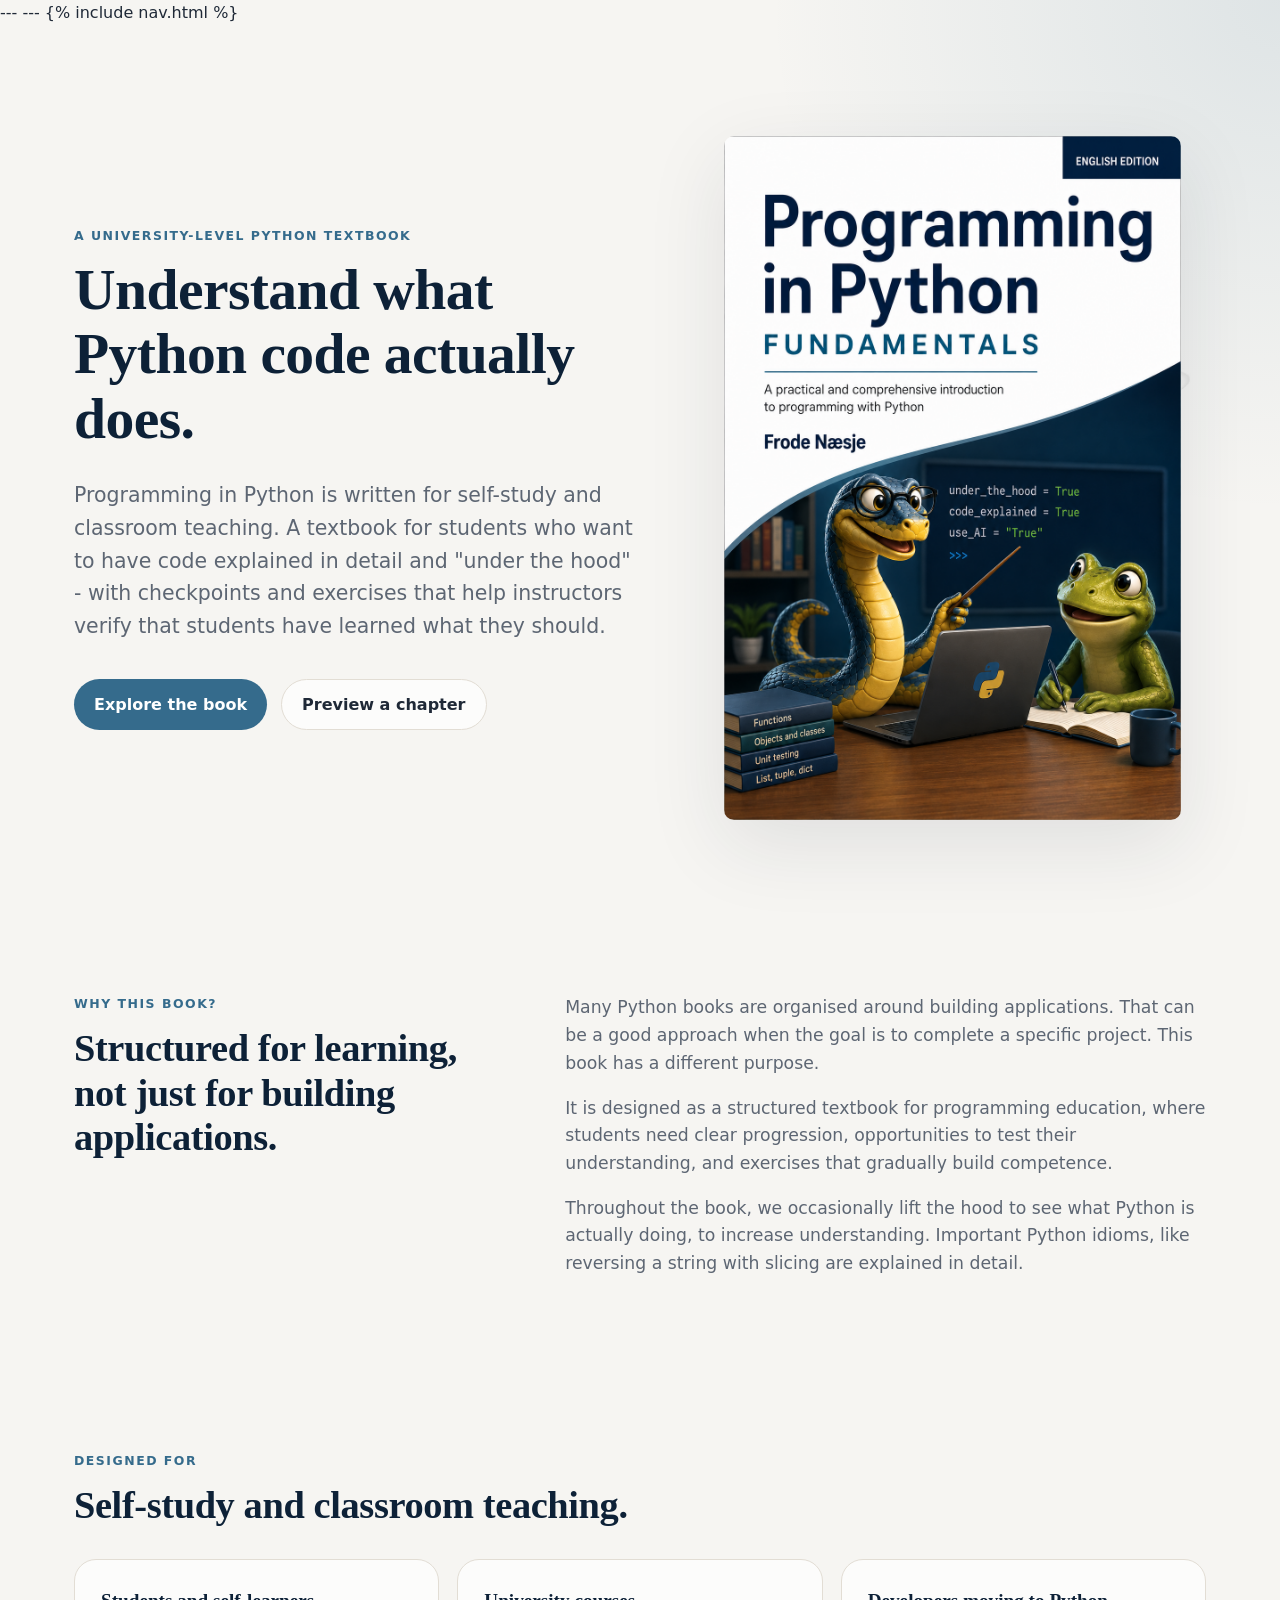
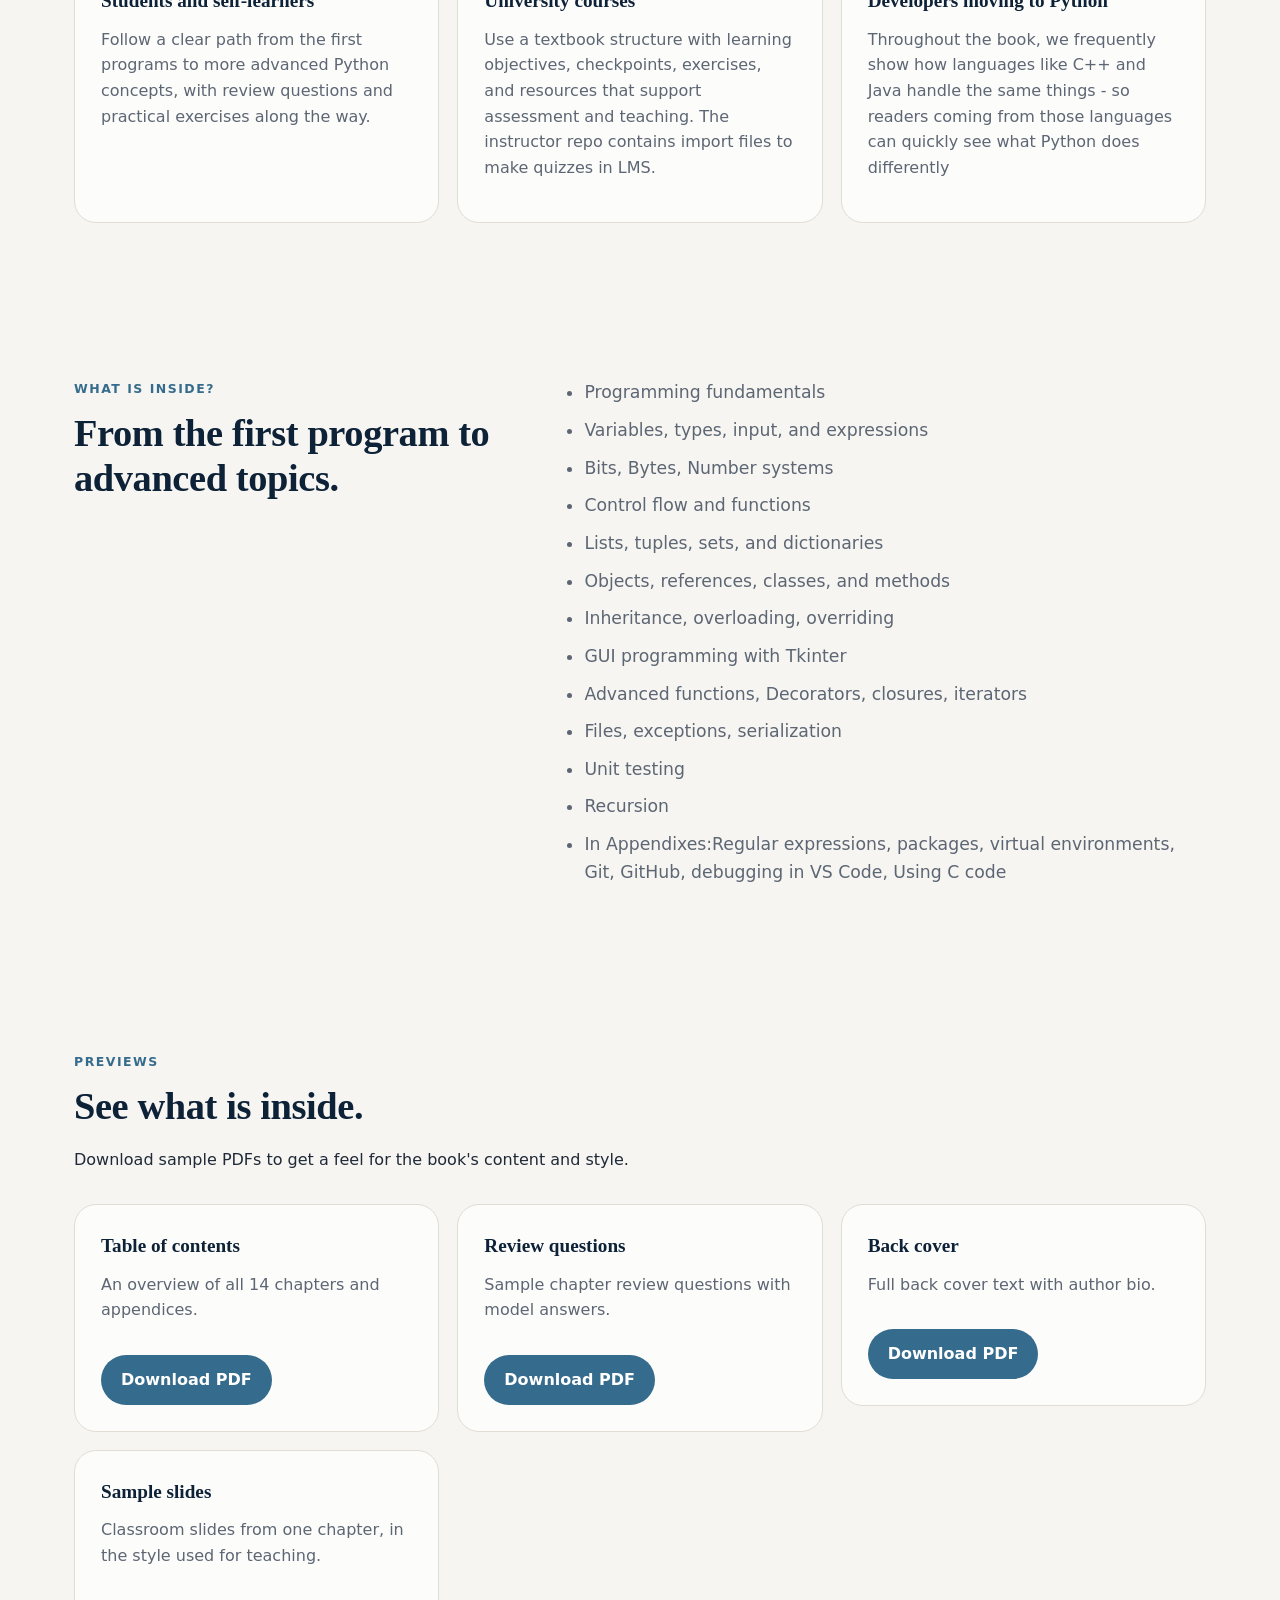
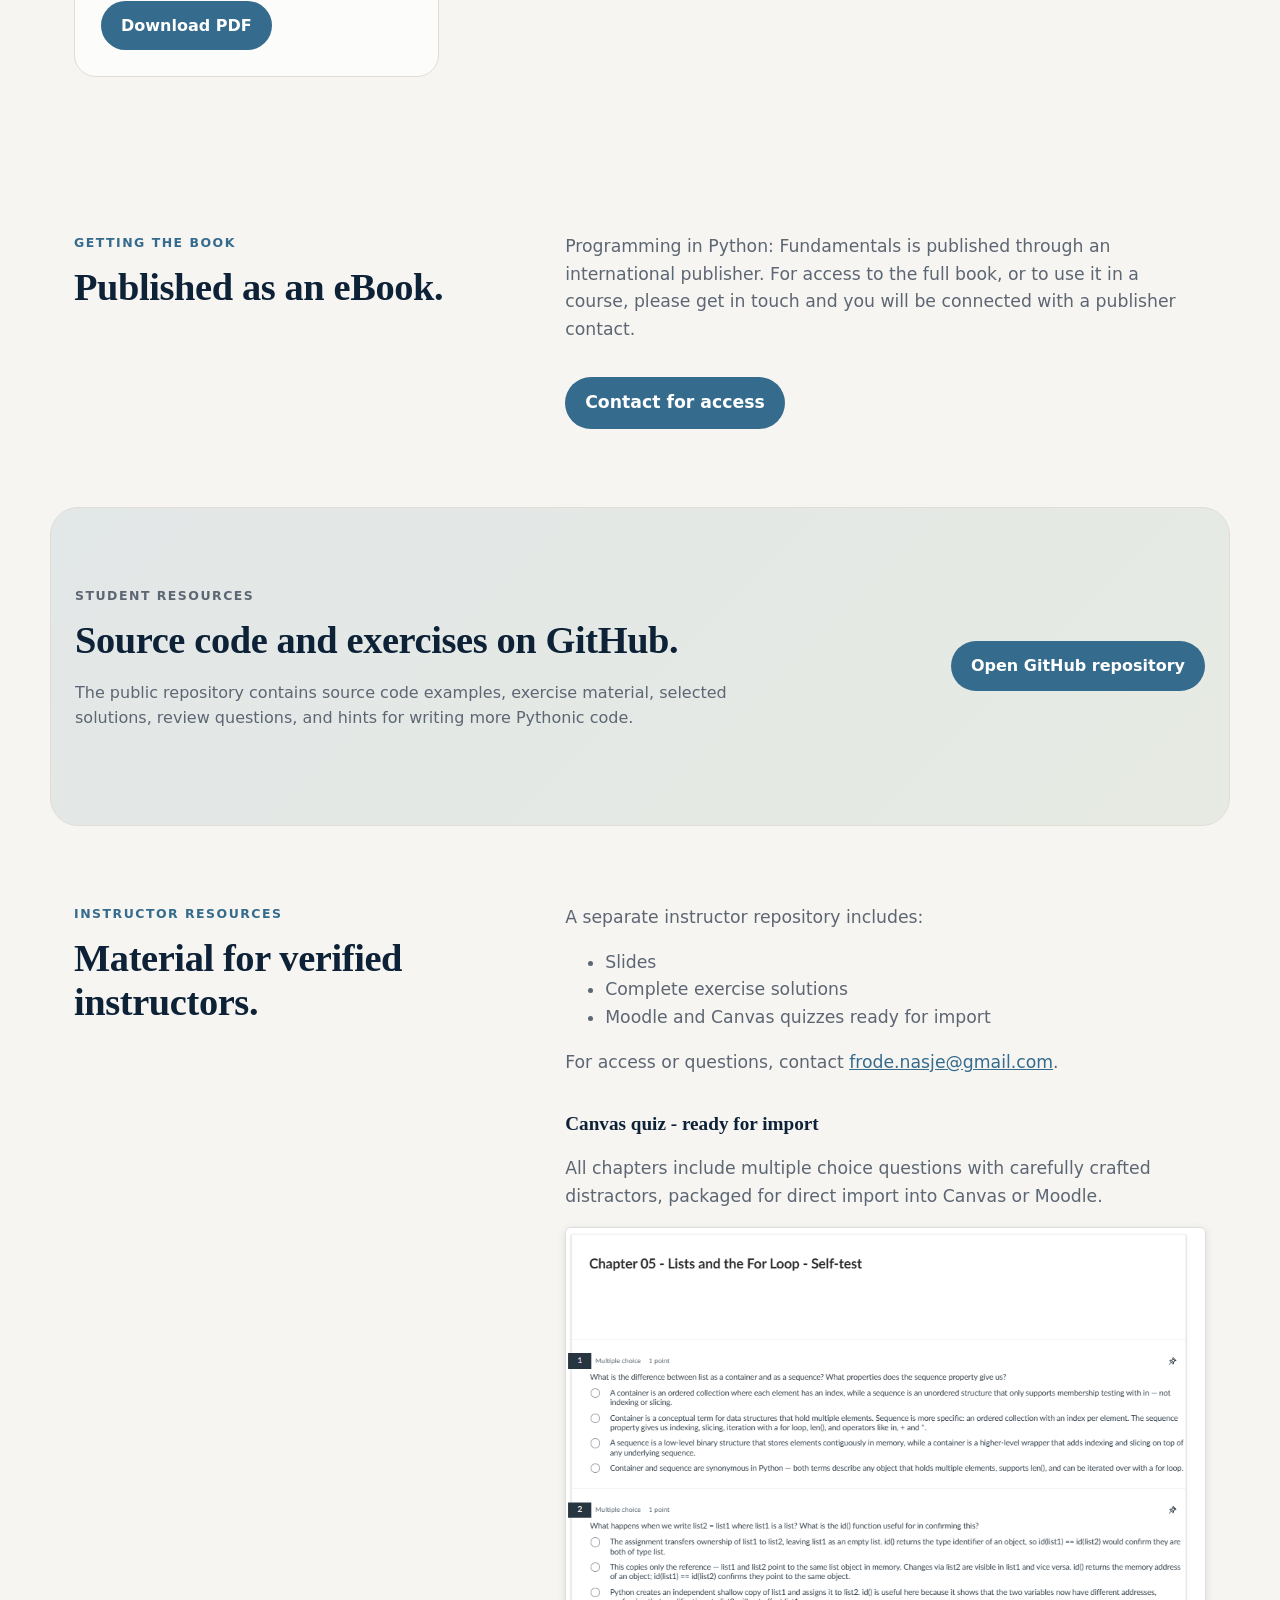
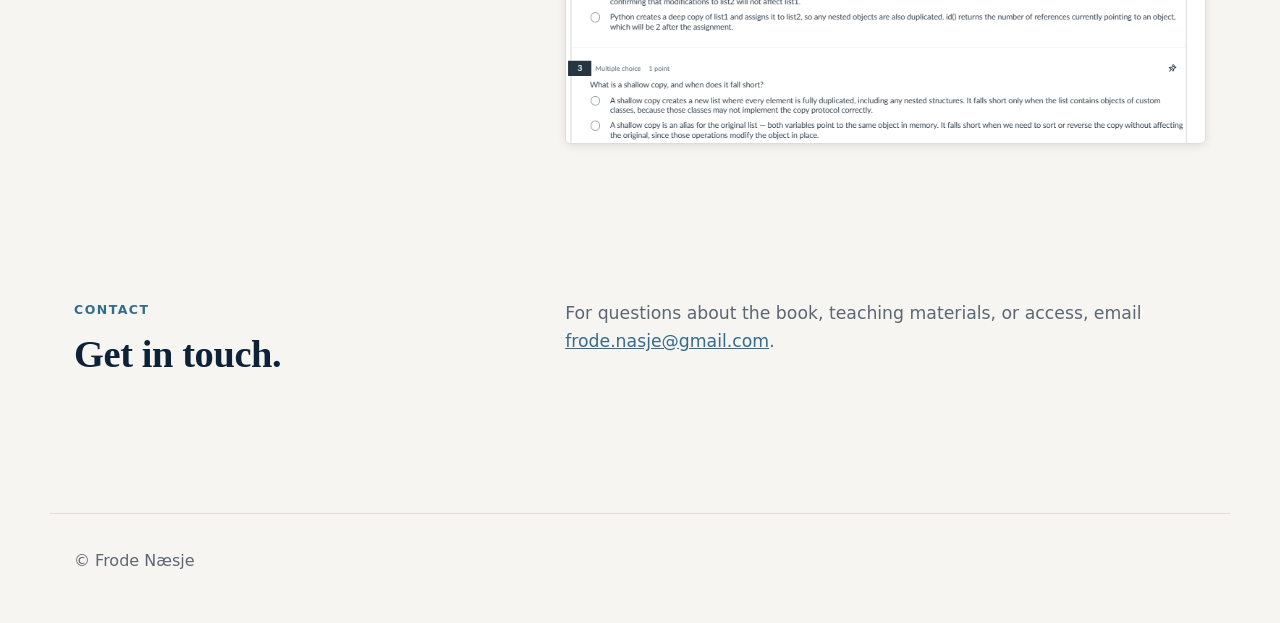
<file: index.html>
---
---
<!doctype html>
<html lang="en">
<head>
  <meta charset="utf-8">
  <meta name="viewport" content="width=device-width, initial-scale=1">
  <title>Programming in Python | Frode Næsje</title>
  <meta name="description" content="Programming in Python is a textbook for self-study and classroom teaching.">
  <link rel="stylesheet" href="css/style.css">
</head>

<body>
  {% include nav.html %}

  <main>
    <section class="hero">
      <div class="hero-copy">
        <p class="eyebrow">A university-level Python textbook</p>
        <h1>Understand what Python code actually does.</h1>
        <p class="lead">
          Programming in Python is written for self-study and classroom teaching.
A textbook for students who want to have code explained in detail and "under the hood" -
with checkpoints and exercises that help instructors verify that students
have learned what they should.
        </p>

        <div class="actions">
          <a class="button primary" href="#book">Explore the book</a>
          <a class="button secondary" href="downloads/sample-chapter.pdf">Preview a chapter</a>
        </div>
      </div>

      <div class="hero-visual">
        <img class="snake" src="images/snake.png" alt="" aria-hidden="true">
        <img class="cover" src="images/cover.png" alt="Book cover for Programming in Python">
      </div>
    </section>

    <section id="book" class="section split">
      <div>
        <p class="section-label">Why this book?</p>
        <h2>Structured for learning, not just for building applications.</h2>
      </div>

      <div class="section-text">
        <p>
          Many Python books are organised around building applications. That can
          be a good approach when the goal is to complete a specific project.
          This book has a different purpose.
        </p>
        <p>
          It is designed as a structured textbook for programming education,
          where students need clear progression, opportunities to test their
          understanding, and exercises that gradually build competence.
        </p>
        <p>
          Throughout the book, we occasionally lift the hood to see what Python
          is actually doing, to increase understanding. Important Python idioms,
		  like reversing a string with slicing are explained in detail.
        </p>
      </div>
    </section>

    <section class="section">
      <p class="section-label">Designed for</p>
      <h2>Self-study and classroom teaching.</h2>

      <div class="cards">
        <article class="card">
          <h3>Students and self-learners</h3>
          <p>
            Follow a clear path from the first programs to more advanced Python
            concepts, with review questions and practical exercises along the way.
          </p>
        </article>

        <article class="card">
          <h3>University courses</h3>
          <p>
            Use a textbook structure with learning objectives, checkpoints,
            exercises, and resources that support assessment and teaching.
			The instructor repo contains import files to make quizzes in LMS.
          </p>
        </article>

        <article class="card">
          <h3>Developers moving to Python</h3>
          <p>
            Throughout the book, we frequently show how languages like C++ and Java handle the same things - so readers coming from those languages can quickly see what Python does differently
          </p>
        </article>
      </div>
    </section>

    <section id="inside" class="section split">
      <div>
        <p class="section-label">What is inside?</p>
        <h2>From the first program to advanced topics.</h2>
      </div>

      <div class="feature-list">
        <ul>
          <li>Programming fundamentals</li>
          <li>Variables, types, input, and expressions</li>
		  <li>Bits, Bytes, Number systems</li>
          <li>Control flow and functions</li>
          <li>Lists, tuples, sets, and dictionaries</li>
          <li>Objects, references, classes, and methods</li>
		  <li>Inheritance, overloading, overriding</li>
		  <li>GUI programming with Tkinter</li>
		  <li>Advanced functions, Decorators, closures, iterators</li>
          <li>Files, exceptions, serialization</li>
		  <li>Unit testing</li>
		  <li>Recursion</li>
          <li>In Appendixes:Regular expressions, packages, virtual environments, Git, GitHub, debugging in VS Code, Using C code</li>
        </ul>
      </div>
    </section>

    <section id="previews" class="section">
      <p class="section-label">Previews</p>
      <h2>See what is inside.</h2>
      <p style="margin-bottom: 2rem; max-width: 56ch;">
        Download sample PDFs to get a feel for the book's content and style.
      </p>

      <div class="cards" style="align-items: start;">

        <article class="card">
          <h3>Table of contents</h3>
          <p>An overview of all 14 chapters and appendices.</p>
          <a class="button primary" style="margin-top:1rem; display:inline-block;"
             href="downloads/contents.pdf">Download PDF</a>
        </article>

        <article class="card">
          <h3>Review questions</h3>
          <p>Sample chapter review questions with model answers.</p>
          <a class="button primary" style="margin-top:1rem; display:inline-block;"
             href="downloads/review-questions.pdf">Download PDF</a>
        </article>

        <article class="card">
          <h3>Back cover</h3>
          <p>Full back cover text with author bio.</p>
          <a class="button primary" style="margin-top:1rem; display:inline-block;"
             href="downloads/back-cover.pdf">Download PDF</a>
        </article>

        <article class="card">
          <h3>Sample slides</h3>
          <p>Classroom slides from one chapter, in the style used for teaching.</p>
          <a class="button primary" style="margin-top:1rem; display:inline-block;"
             href="downloads/sample-slides.pdf">Download PDF</a>
        </article>

      </div>

    </section>

    <section id="book-access" class="section split">
      <div>
        <p class="section-label">Getting the book</p>
        <h2>Published as an eBook.</h2>
      </div>

      <div class="section-text">
        <p>
          Programming in Python: Fundamentals is published through an international publisher. For
          access to the full book, or to use it in a course, please get in touch
          and you will be connected with a publisher contact.
        </p>
        <a class="button primary" style="margin-top:1rem; display:inline-block;"
           href="mailto:frode.nasje@gmail.com">Contact for access</a>
      </div>
    </section>

    <section id="resources" class="section resource-band">
      <div>
        <p class="section-label">Student resources</p>
        <h2>Source code and exercises on GitHub.</h2>
        <p>
          The public repository contains source code examples, exercise material,
          selected solutions, review questions, and hints for writing more
          Pythonic code.
        </p>
      </div>

      <a class="button primary" href="https://github.com/frodenaesje/python_book">
        Open GitHub repository
      </a>
    </section>

   <section id="instructors" class="section split">
  <div>
    <p class="section-label">Instructor resources</p>
    <h2>Material for verified instructors.</h2>
  </div>

  <div class="section-text">
    <p>A separate instructor repository includes:</p>

    <ul>
      <li>Slides</li>
      <li>Complete exercise solutions</li>
      <li>Moodle and Canvas quizzes ready for import</li>
    </ul>

    <p>
      For access or questions, contact
      <a href="mailto:frode.nasje@gmail.com">frode.nasje@gmail.com</a>.
    </p>

    <div style="margin-top: 2rem;">
      <h3 style="margin-bottom: 1rem;">Canvas quiz - ready for import</h3>
      <p style="margin-bottom: 1rem; max-width: 56ch;">
        All chapters include multiple choice questions with carefully crafted
        distractors, packaged for direct import into Canvas or Moodle.
      </p>
      <img
        src="images/canvas-quiz.png"
        alt="Screenshot of a Canvas quiz imported from the instructor materials"
        style="max-width: 100%; border: 1px solid #ddd; border-radius: 6px; box-shadow: 0 2px 8px rgba(0,0,0,0.10);">
    </div>
  </div>
</section>

    <section id="about" class="section split">
      <div>
        <p class="section-label">Contact</p>
        <h2>Get in touch.</h2>
      </div>

      <div class="section-text">
        <p>
          For questions about the book, teaching materials, or access, email
          <a href="mailto:frode.nasje@gmail.com">frode.nasje@gmail.com</a>.
        </p>
      </div>
    </section>
  </main>

  <footer class="site-footer">
    <p>© Frode Næsje</p>
  </footer>
</body>
</html>
</file>
<file: css/style.css>
:root {
  --bg: #f6f5f2;
  --surface: #ffffff;
  --text: #1f2937;
  --muted: #5d6673;
  --line: #e2ddd4;
  --blue: #356b8c;
  --blue-dark: #254f6a;
  --green: #5c8f62;
  --gold: #cfae47;
  --shadow: 0 24px 80px rgba(31, 41, 55, 0.10);
  --heading: #0d2137;
  --serif: Cambria, Georgia, "Times New Roman", serif;
}

* {
  box-sizing: border-box;
}

html {
  scroll-behavior: smooth;
}

body {
  margin: 0;
  background:
    radial-gradient(circle at top right, rgba(53, 107, 140, 0.12), transparent 32rem),
    var(--bg);
  color: var(--text);
  font-family: system-ui, -apple-system, BlinkMacSystemFont, "Segoe UI", sans-serif;
  line-height: 1.6;
}

a {
  color: var(--blue);
}

.site-header {
  max-width: 1180px;
  margin: 0 auto;
  padding: 28px 24px;
  display: flex;
  justify-content: space-between;
  align-items: center;
}

.brand {
  color: var(--text);
  font-weight: 750;
  text-decoration: none;
  letter-spacing: -0.02em;
}

.site-nav {
  display: flex;
  gap: 24px;
  flex-wrap: wrap;
}

.site-nav a {
  color: var(--muted);
  text-decoration: none;
  font-size: 0.95rem;
}

.site-nav a:hover {
  color: var(--text);
}

.hero {
  max-width: 1180px;
  margin: 0 auto;
  padding: 110px 24px 96px;
  display: grid;
  grid-template-columns: minmax(0, 1.05fr) minmax(360px, 0.95fr);
  gap: 64px;
  align-items: center;
}

.eyebrow,
.section-label {
  margin: 0 0 12px;
  color: var(--blue);
  font-size: 0.78rem;
  font-weight: 800;
  letter-spacing: 0.12em;
  text-transform: uppercase;
}

h1,
h2,
h3,
p {
  margin-top: 0;
}

h1 {
  max-width: 820px;
  margin-bottom: 28px;
  font-family: var(--serif);
  color: var(--heading);
  font-size: clamp(2.4rem, 4.5vw, 3.6rem);
  line-height: 1.12;
  letter-spacing: -0.01em;
}

h2 {
  margin-bottom: 18px;
  font-family: var(--serif);
  color: var(--heading);
  font-size: clamp(1.7rem, 3vw, 2.5rem);
  line-height: 1.15;
  letter-spacing: -0.01em;
}

h3 {
  margin-bottom: 10px;
  font-family: var(--serif);
  color: var(--heading);
  font-size: 1.2rem;
  letter-spacing: 0;
}

.lead {
  max-width: 720px;
  color: var(--muted);
  font-size: 1.28rem;
}

.actions {
  margin-top: 36px;
  display: flex;
  gap: 14px;
  flex-wrap: wrap;
}

.button {
  display: inline-flex;
  align-items: center;
  justify-content: center;
  min-height: 46px;
  padding: 12px 20px;
  border-radius: 999px;
  font-weight: 750;
  text-decoration: none;
}

.button.primary {
  background: var(--blue);
  color: white;
}

.button.primary:hover {
  background: var(--blue-dark);
}

.button.secondary {
  background: rgba(255, 255, 255, 0.72);
  color: var(--text);
  border: 1px solid var(--line);
}

.hero-visual {
  position: relative;
  min-height: 560px;
  display: grid;
  place-items: center;
  overflow: visible;
}

.snake {
  position: absolute;
  width: 430px;
  max-width: 95%;
  opacity: 0.08;
  right: -35px;
  top: 35px;
  transform: rotate(-8deg);
  z-index: 0;
}

.cover {
  position: relative;
  z-index: 1;
  width: min(90%, 460px);
  max-width: 460px;
  border-radius: 10px;
  box-shadow: var(--shadow);
}

.section {
  max-width: 1180px;
  margin: 0 auto;
  padding: 78px 24px;
}

.split {
  display: grid;
  grid-template-columns: minmax(240px, 0.8fr) minmax(0, 1.2fr);
  gap: 64px;
}

.section-text {
  max-width: 720px;
  color: var(--muted);
  font-size: 1.08rem;
}

.cards {
  margin-top: 32px;
  display: grid;
  grid-template-columns: repeat(3, 1fr);
  gap: 18px;
}

.card {
  background: rgba(255, 255, 255, 0.72);
  border: 1px solid var(--line);
  border-radius: 22px;
  padding: 26px;
}

.card p,
.feature-list {
  color: var(--muted);
}

.feature-list ul {
  margin: 0;
  padding-left: 1.2rem;
  font-size: 1.08rem;
}

.feature-list li {
  margin-bottom: 10px;
}

.resource-band {
  background: linear-gradient(135deg, rgba(53, 107, 140, 0.10), rgba(92, 143, 98, 0.10));
  border: 1px solid var(--line);
  border-radius: 28px;
  display: flex;
  gap: 32px;
  justify-content: space-between;
  align-items: center;
}

.resource-band p {
  max-width: 720px;
  color: var(--muted);
}

.site-footer {
  max-width: 1180px;
  margin: 40px auto 0;
  padding: 34px 24px;
  color: var(--muted);
  border-top: 1px solid var(--line);
}

@media (max-width: 860px) {
  .site-header {
    align-items: flex-start;
    flex-direction: column;
    gap: 16px;
  }

  .hero,
  .split {
    grid-template-columns: 1fr;
  }

  .hero {
    padding-top: 44px;
    gap: 32px;
  }

  .hero-visual {
    min-height: 440px;
  }

  .snake {
    width: 360px;
    right: 0;
    top: 10px;
    opacity: 0.07;
  }

  .cover {
    width: min(86%, 360px);
  }

  .cards {
    grid-template-columns: 1fr;
  }

  .resource-band {
    align-items: flex-start;
    flex-direction: column;
  }
}
</file>
